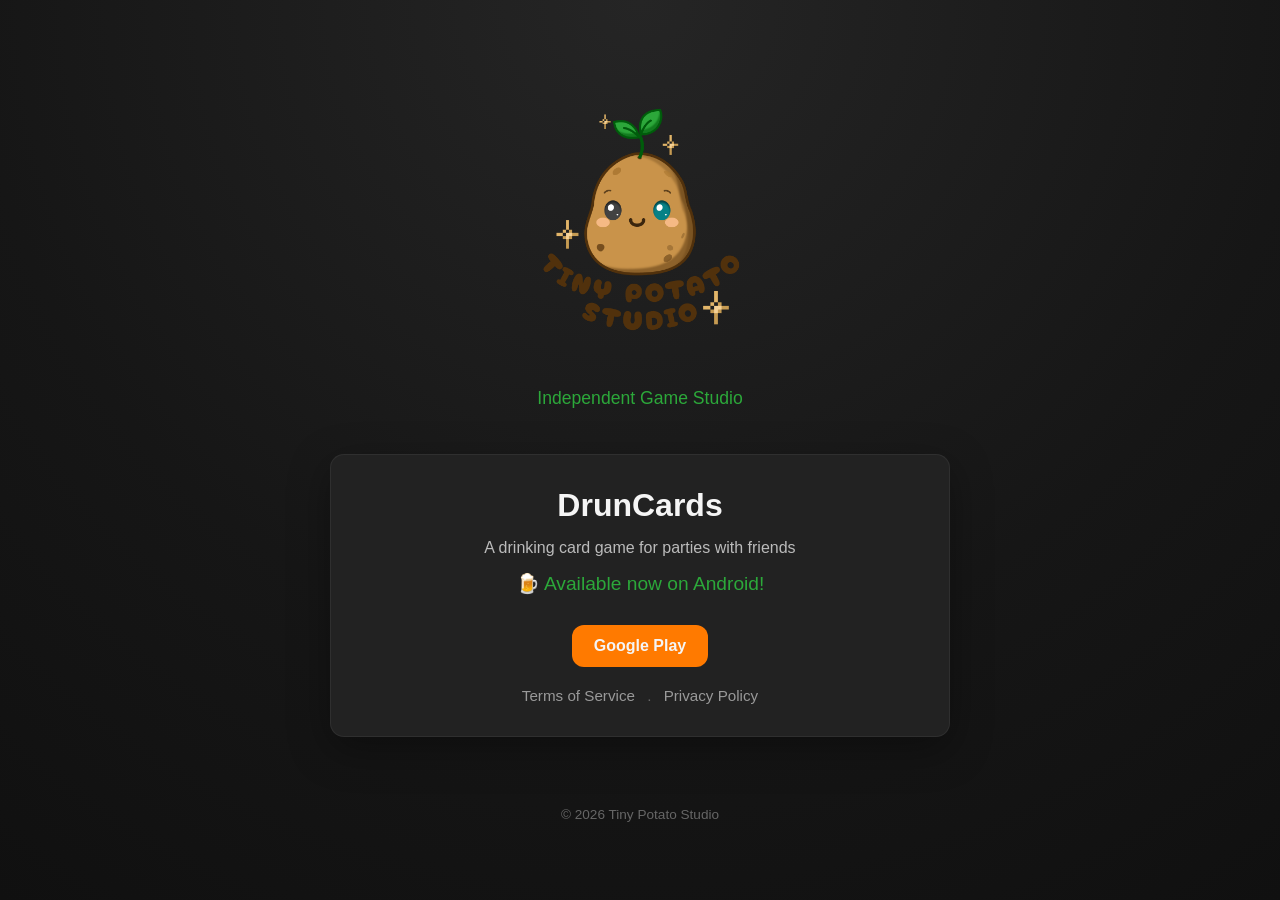
<file: index.html>
<!DOCTYPE html>
<html lang="en">
    <head>
        <meta charset="UTF-8">
        <meta name="viewport" content="width=device-width, initial-scale=1.0">
        <title>Tiny Potato Studio</title>
        <link rel="stylesheet" href="style.css">
        <link rel="icon" type="image/png" href="images/favicon.png">
    </head>

    <body>
        <div class="container">
        <header>
            <img src="images/logo.png" alt="Tiny Potato Studio logo" class="logo">
            <p class="subtitle">Independent Game Studio</p>
        </header>
        <main>
            <section class="game">
                <h2>DrunCards</h2>
                <p class="description">A drinking card game for parties with friends</p>
                <p class="available">🍺 Available now on Android!</p>
                <div class="store-link">
                    <a href="https://play.google.com/store/apps/details?id=com.tinypotatostudio.druncards">Google Play</a>
                </div>
                <div class="legal-links">
                    <a href="/druncards/terms/">Terms of Service</a>
                    <span>.</span>
                    <a href="/druncards/privacy/">Privacy Policy</a>
                </div>
            </section>
        </main>
        <footer>© 2026 Tiny Potato Studio</footer>
        </div>
    </body>
</html>
</file>
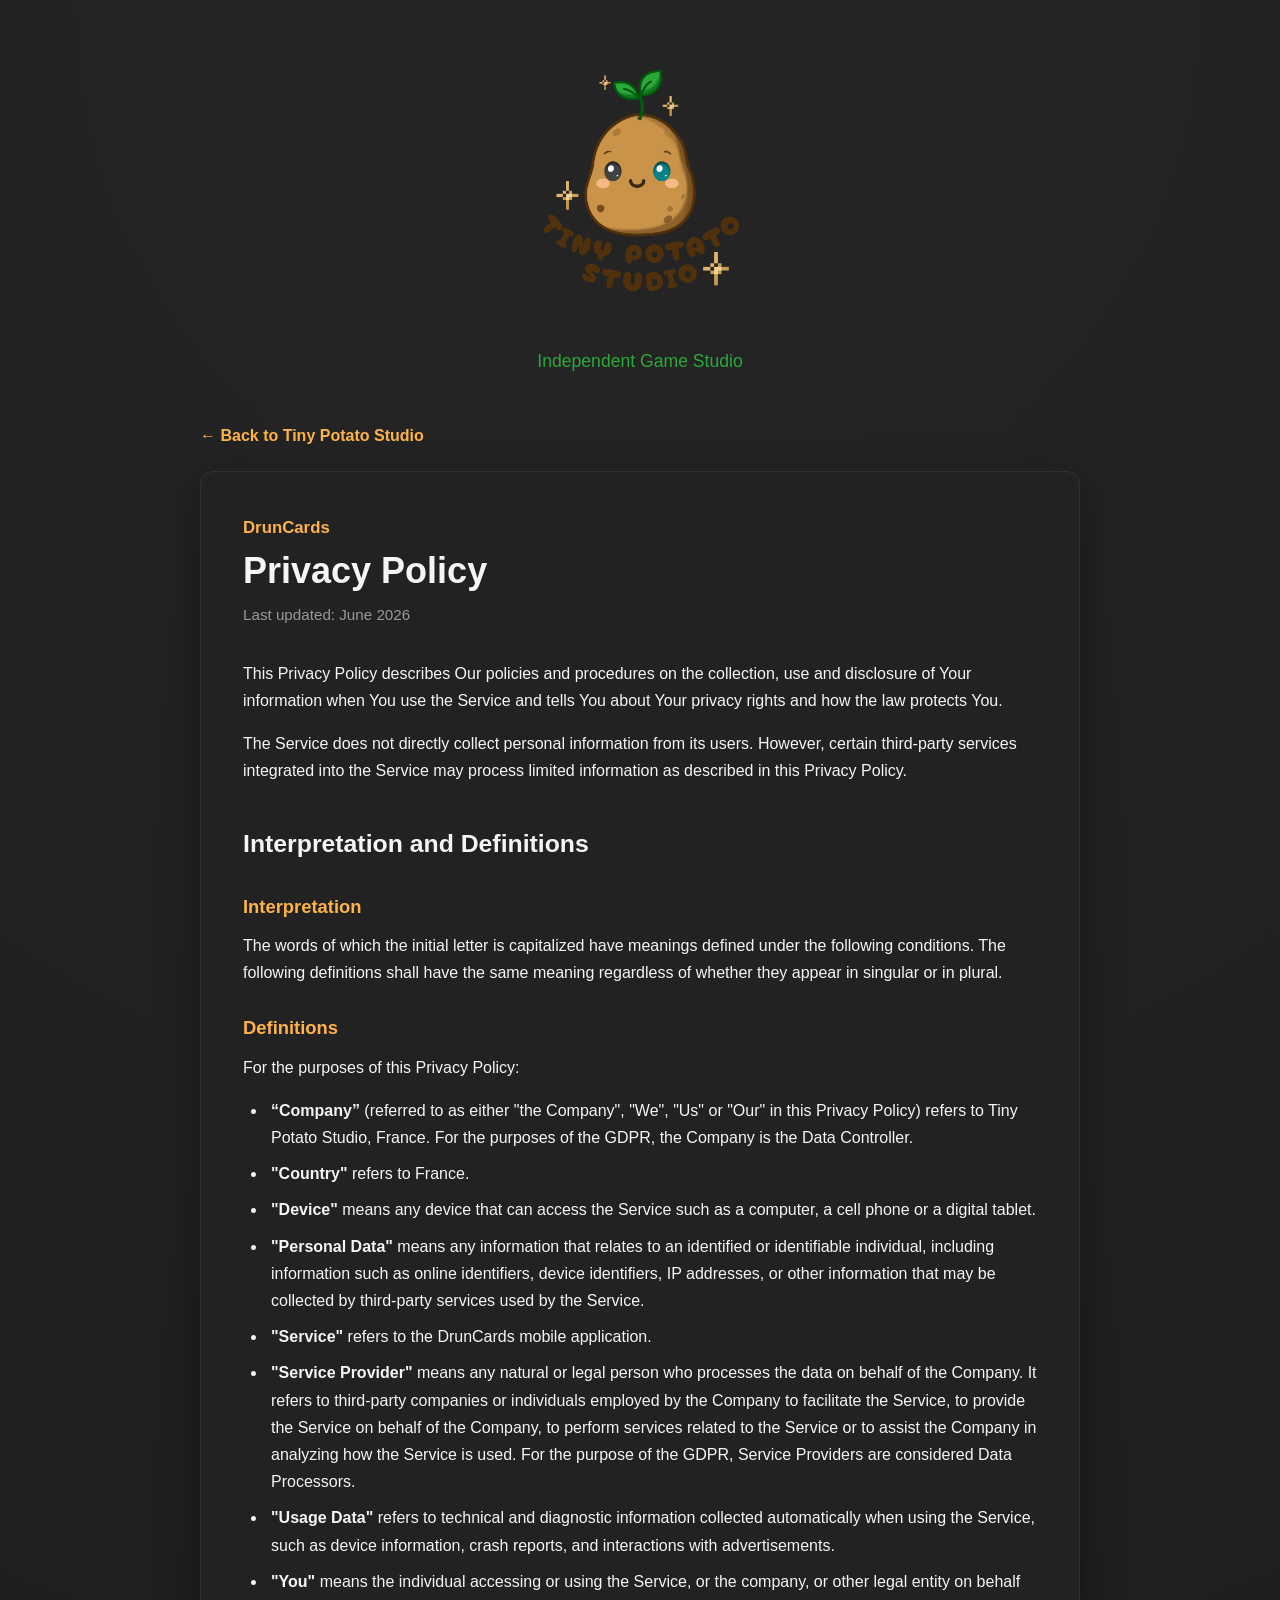
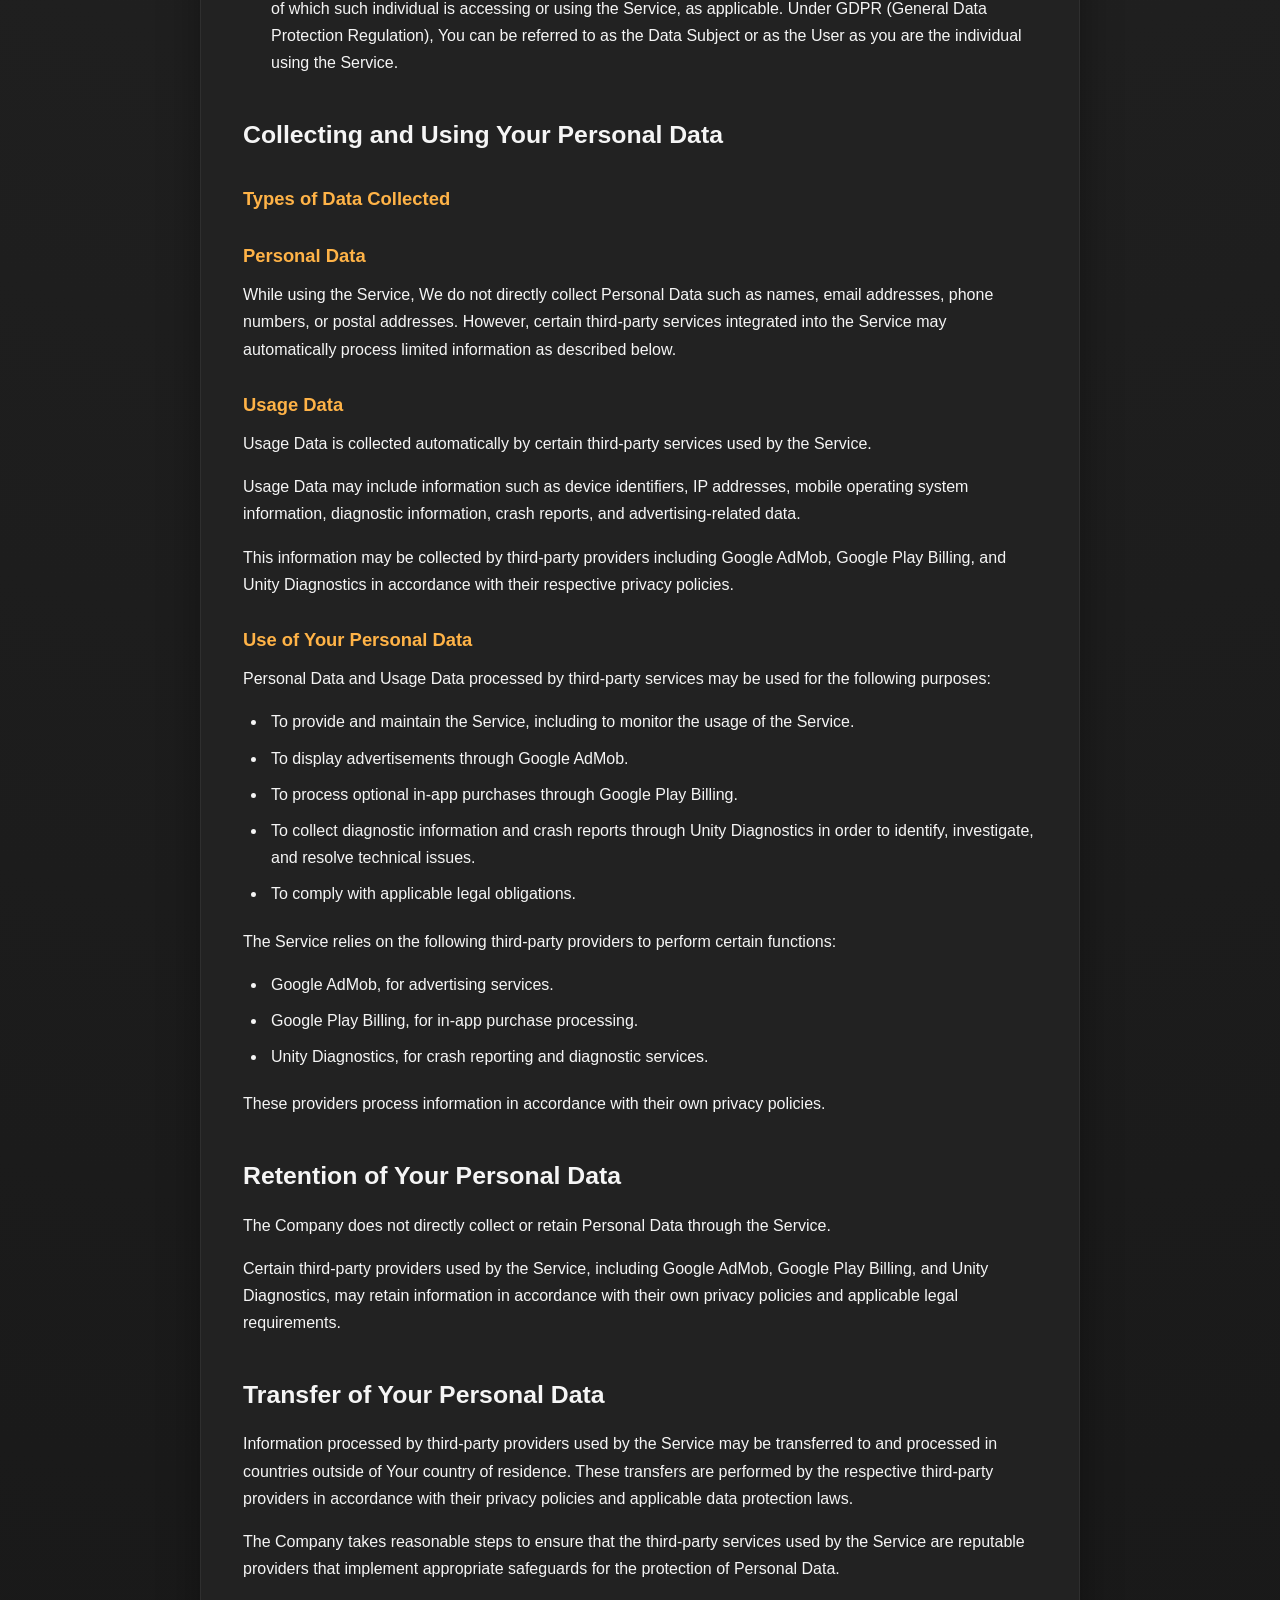
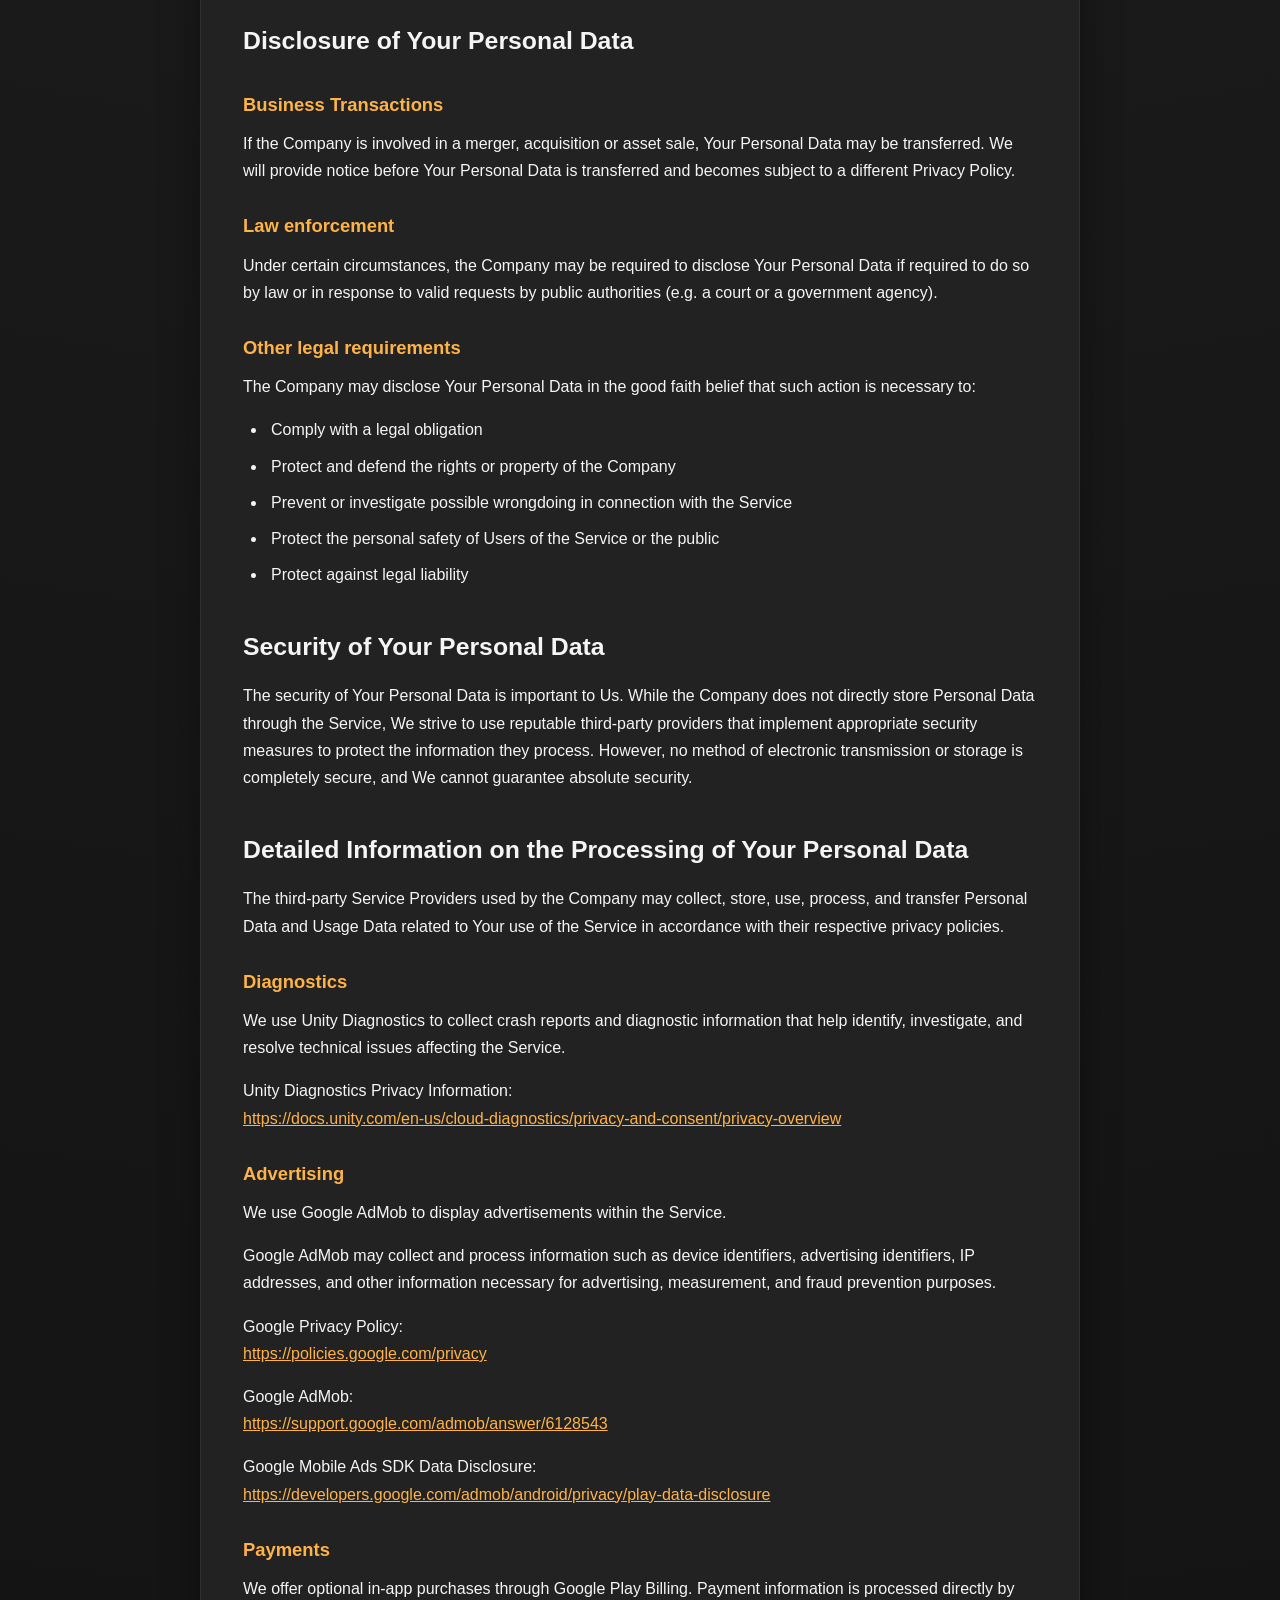
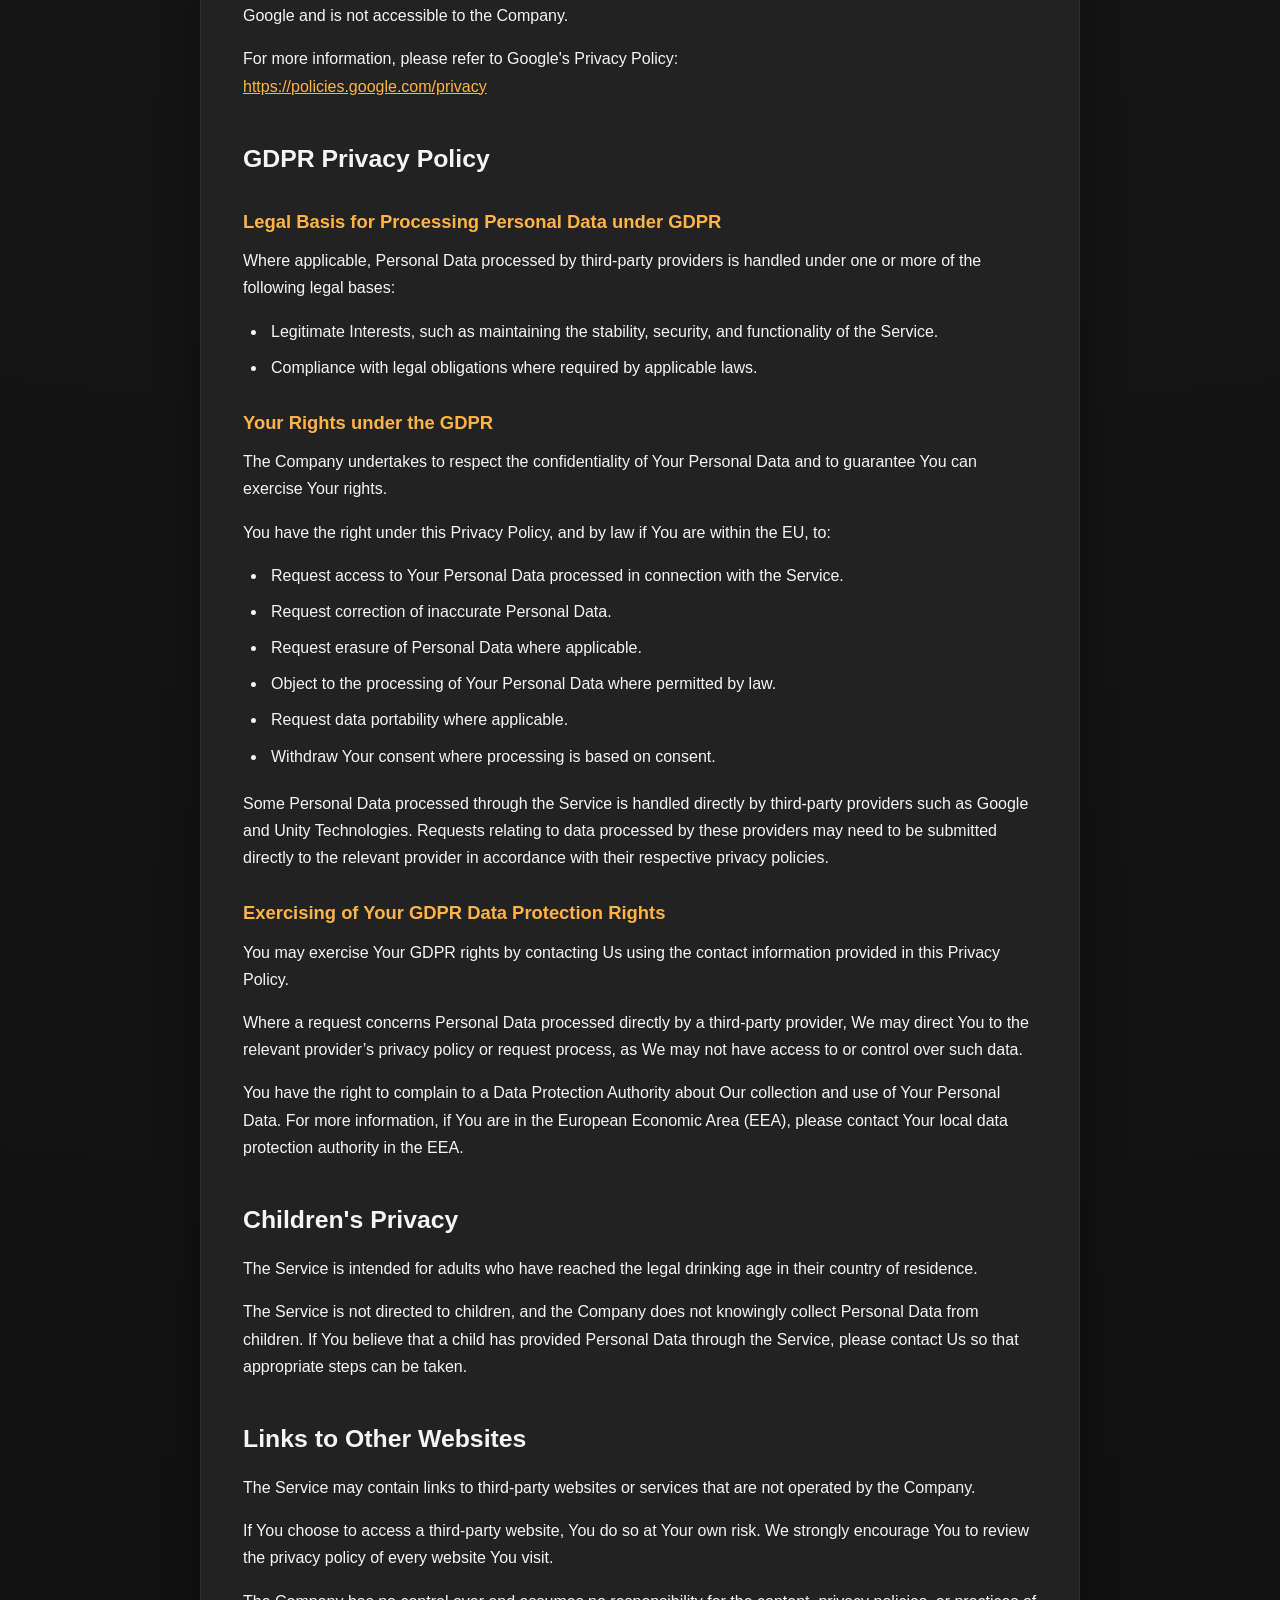
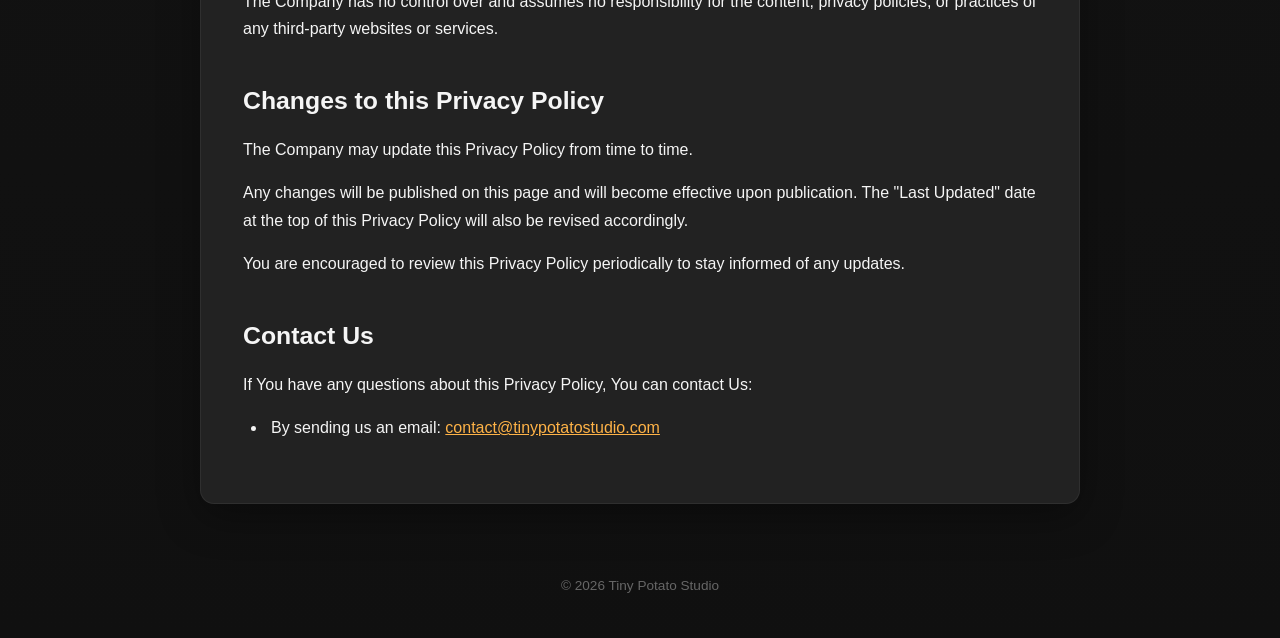
<file: druncards/privacy/index.html>
<!DOCTYPE html>
<html lang="en">
<head>
    <meta charset="UTF-8">
    <meta name="viewport" content="width=device-width, initial-scale=1.0">
    <meta name="description" content="Privacy Policy for the DrunCards mobile application by Tiny Potato Studio.">
    <title>DrunCards Privacy Policy | Tiny Potato Studio</title>
    <link rel="icon" type="image/png" href="../../images/favicon.png">

    <style>
        * {
            margin: 0;
            padding: 0;
            box-sizing: border-box;
        }

        html {
            scroll-behavior: smooth;
        }

        body {
            font-family: Arial, Helvetica, sans-serif;
            background: radial-gradient(circle at top, #252525 0%, #161616 60%, #101010 100%);
            color: #F5F5F5;
            min-height: 100vh;
            line-height: 1.7;
        }

        .container {
            width: 100%;
            max-width: 960px;
            margin: 0 auto;
            padding: 40px;
        }

        header {
            text-align: center;
            margin-bottom: 45px;
        }

        .logo {
            width: 275px;
            height: auto;
            margin-bottom: 24px;
            transition: transform .25s ease;
        }

        .logo:hover {
            transform: scale(1.03);
        }

        .subtitle {
            color: #2CA83A;
            font-size: 1.1rem;
        }

        .back-link {
            display: inline-block;
            margin-bottom: 22px;
            color: #FFB347;
            text-decoration: none;
            font-weight: bold;
        }

        .back-link:hover {
            color: #FF9933;
            text-decoration: underline;
        }

        .legal-card {
            background: #222;
            border: 1px solid rgba(255,255,255,.06);
            border-radius: 14px;
            padding: 42px;
            box-shadow: 0 12px 40px rgba(0,0,0,.35);
        }

        h1 {
            font-size: 2.25rem;
            line-height: 1.2;
            margin-bottom: 10px;
        }

        .app-name {
            color: #FFB347;
            font-size: 1.05rem;
            font-weight: bold;
            margin-bottom: 6px;
        }

        .last-updated {
            color: #999;
            font-size: .95rem;
            margin-bottom: 32px;
        }

        h2 {
            font-size: 1.55rem;
            margin-top: 38px;
            margin-bottom: 14px;
            color: #F5F5F5;
        }

        h3 {
            font-size: 1.15rem;
            margin-top: 26px;
            margin-bottom: 10px;
            color: #FFB347;
        }

        p {
            margin-bottom: 16px;
        }

        ul {
            margin: 0 0 20px 24px;
        }

        li {
            margin-bottom: 9px;
            padding-left: 4px;
        }

        .legal-card a {
            color: #FFB347;
            text-decoration: underline;
            overflow-wrap: anywhere;
        }

        .legal-card a:hover {
            color: #FF9933;
        }

        footer {
            margin-top: 70px;
            color: #666;
            font-size: .85rem;
            text-align: center;
        }

        @media (max-width: 600px) {
            .container {
                padding: 24px;
            }

            .logo {
                width: 200px;
            }

            header {
                margin-bottom: 32px;
            }

            .legal-card {
                padding: 28px 20px;
            }

            h1 {
                font-size: 1.85rem;
            }

            h2 {
                font-size: 1.35rem;
            }
        }
    </style>
</head>

<body>
    <div class="container">
        <header>
            <a href="/" aria-label="Tiny Potato Studio home page">
                <img src="../../images/logo.png" alt="Tiny Potato Studio logo" class="logo">
            </a>
            <p class="subtitle">Independent Game Studio</p>
        </header>

        <main>
            <a class="back-link" href="/">&larr; Back to Tiny Potato Studio</a>

            <article class="legal-card">
                <p class="app-name">DrunCards</p>
                <h1>Privacy Policy</h1>
                <p class="last-updated">Last updated: June 2026</p>

                <p>This Privacy Policy describes Our policies and procedures on the collection, use and disclosure of Your information when You use the Service and tells You about Your privacy rights and how the law protects You.</p>

                <p>The Service does not directly collect personal information from its users. However, certain third-party services integrated into the Service may process limited information as described in this Privacy Policy.</p>

                <h2>Interpretation and Definitions</h2>

                <h3>Interpretation</h3>
                <p>The words of which the initial letter is capitalized have meanings defined under the following conditions. The following definitions shall have the same meaning regardless of whether they appear in singular or in plural.</p>

                <h3>Definitions</h3>
                <p>For the purposes of this Privacy Policy:</p>
                <ul>
                    <li><strong>“Company”</strong> (referred to as either "the Company", "We", "Us" or "Our" in this Privacy Policy) refers to Tiny Potato Studio, France. For the purposes of the GDPR, the Company is the Data Controller.</li>
                    <li><strong>"Country"</strong> refers to France.</li>
                    <li><strong>"Device"</strong> means any device that can access the Service such as a computer, a cell phone or a digital tablet.</li>
                    <li><strong>"Personal Data"</strong> means any information that relates to an identified or identifiable individual, including information such as online identifiers, device identifiers, IP addresses, or other information that may be collected by third-party services used by the Service.</li>
                    <li><strong>"Service"</strong> refers to the DrunCards mobile application.</li>
                    <li><strong>"Service Provider"</strong> means any natural or legal person who processes the data on behalf of the Company. It refers to third-party companies or individuals employed by the Company to facilitate the Service, to provide the Service on behalf of the Company, to perform services related to the Service or to assist the Company in analyzing how the Service is used. For the purpose of the GDPR, Service Providers are considered Data Processors.</li>
                    <li><strong>"Usage Data"</strong> refers to technical and diagnostic information collected automatically when using the Service, such as device information, crash reports, and interactions with advertisements.</li>
                    <li><strong>"You"</strong> means the individual accessing or using the Service, or the company, or other legal entity on behalf of which such individual is accessing or using the Service, as applicable. Under GDPR (General Data Protection Regulation), You can be referred to as the Data Subject or as the User as you are the individual using the Service.</li>
                </ul>

                <h2>Collecting and Using Your Personal Data</h2>

                <h3>Types of Data Collected</h3>

                <h3>Personal Data</h3>
                <p>While using the Service, We do not directly collect Personal Data such as names, email addresses, phone numbers, or postal addresses. However, certain third-party services integrated into the Service may automatically process limited information as described below.</p>

                <h3>Usage Data</h3>
                <p>Usage Data is collected automatically by certain third-party services used by the Service.</p>
                <p>Usage Data may include information such as device identifiers, IP addresses, mobile operating system information, diagnostic information, crash reports, and advertising-related data.</p>
                <p>This information may be collected by third-party providers including Google AdMob, Google Play Billing, and Unity Diagnostics in accordance with their respective privacy policies.</p>

                <h3>Use of Your Personal Data</h3>
                <p>Personal Data and Usage Data processed by third-party services may be used for the following purposes:</p>
                <ul>
                    <li>To provide and maintain the Service, including to monitor the usage of the Service.</li>
                    <li>To display advertisements through Google AdMob.</li>
                    <li>To process optional in-app purchases through Google Play Billing.</li>
                    <li>To collect diagnostic information and crash reports through Unity Diagnostics in order to identify, investigate, and resolve technical issues.</li>
                    <li>To comply with applicable legal obligations.</li>
                </ul>

                <p>The Service relies on the following third-party providers to perform certain functions:</p>
                <ul>
                    <li>Google AdMob, for advertising services.</li>
                    <li>Google Play Billing, for in-app purchase processing.</li>
                    <li>Unity Diagnostics, for crash reporting and diagnostic services.</li>
                </ul>
                <p>These providers process information in accordance with their own privacy policies.</p>

                <h2>Retention of Your Personal Data</h2>
                <p>The Company does not directly collect or retain Personal Data through the Service.</p>
                <p>Certain third-party providers used by the Service, including Google AdMob, Google Play Billing, and Unity Diagnostics, may retain information in accordance with their own privacy policies and applicable legal requirements.</p>

                <h2>Transfer of Your Personal Data</h2>
                <p>Information processed by third-party providers used by the Service may be transferred to and processed in countries outside of Your country of residence. These transfers are performed by the respective third-party providers in accordance with their privacy policies and applicable data protection laws.</p>
                <p>The Company takes reasonable steps to ensure that the third-party services used by the Service are reputable providers that implement appropriate safeguards for the protection of Personal Data.</p>

                <h2>Disclosure of Your Personal Data</h2>

                <h3>Business Transactions</h3>
                <p>If the Company is involved in a merger, acquisition or asset sale, Your Personal Data may be transferred. We will provide notice before Your Personal Data is transferred and becomes subject to a different Privacy Policy.</p>

                <h3>Law enforcement</h3>
                <p>Under certain circumstances, the Company may be required to disclose Your Personal Data if required to do so by law or in response to valid requests by public authorities (e.g. a court or a government agency).</p>

                <h3>Other legal requirements</h3>
                <p>The Company may disclose Your Personal Data in the good faith belief that such action is necessary to:</p>
                <ul>
                    <li>Comply with a legal obligation</li>
                    <li>Protect and defend the rights or property of the Company</li>
                    <li>Prevent or investigate possible wrongdoing in connection with the Service</li>
                    <li>Protect the personal safety of Users of the Service or the public</li>
                    <li>Protect against legal liability</li>
                </ul>

                <h2>Security of Your Personal Data</h2>
                <p>The security of Your Personal Data is important to Us. While the Company does not directly store Personal Data through the Service, We strive to use reputable third-party providers that implement appropriate security measures to protect the information they process. However, no method of electronic transmission or storage is completely secure, and We cannot guarantee absolute security.</p>

                <h2>Detailed Information on the Processing of Your Personal Data</h2>
                <p>The third-party Service Providers used by the Company may collect, store, use, process, and transfer Personal Data and Usage Data related to Your use of the Service in accordance with their respective privacy policies.</p>

                <h3>Diagnostics</h3>
                <p>We use Unity Diagnostics to collect crash reports and diagnostic information that help identify, investigate, and resolve technical issues affecting the Service.</p>
                <p>Unity Diagnostics Privacy Information:<br>
                    <a href="https://docs.unity.com/en-us/cloud-diagnostics/privacy-and-consent/privacy-overview" target="_blank" rel="noopener noreferrer">https://docs.unity.com/en-us/cloud-diagnostics/privacy-and-consent/privacy-overview</a>
                </p>

                <h3>Advertising</h3>
                <p>We use Google AdMob to display advertisements within the Service.</p>
                <p>Google AdMob may collect and process information such as device identifiers, advertising identifiers, IP addresses, and other information necessary for advertising, measurement, and fraud prevention purposes.</p>
                <p>Google Privacy Policy:<br>
                    <a href="https://policies.google.com/privacy" target="_blank" rel="noopener noreferrer">https://policies.google.com/privacy</a>
                </p>
                <p>Google AdMob:<br>
                    <a href="https://support.google.com/admob/answer/6128543" target="_blank" rel="noopener noreferrer">https://support.google.com/admob/answer/6128543</a>
                </p>
                <p>Google Mobile Ads SDK Data Disclosure:<br>
                    <a href="https://developers.google.com/admob/android/privacy/play-data-disclosure" target="_blank" rel="noopener noreferrer">https://developers.google.com/admob/android/privacy/play-data-disclosure</a>
                </p>

                <h3>Payments</h3>
                <p>We offer optional in-app purchases through Google Play Billing. Payment information is processed directly by Google and is not accessible to the Company.</p>
                <p>For more information, please refer to Google's Privacy Policy:<br>
                    <a href="https://policies.google.com/privacy" target="_blank" rel="noopener noreferrer">https://policies.google.com/privacy</a>
                </p>

                <h2>GDPR Privacy Policy</h2>

                <h3>Legal Basis for Processing Personal Data under GDPR</h3>
                <p>Where applicable, Personal Data processed by third-party providers is handled under one or more of the following legal bases:</p>
                <ul>
                    <li>Legitimate Interests, such as maintaining the stability, security, and functionality of the Service.</li>
                    <li>Compliance with legal obligations where required by applicable laws.</li>
                </ul>

                <h3>Your Rights under the GDPR</h3>
                <p>The Company undertakes to respect the confidentiality of Your Personal Data and to guarantee You can exercise Your rights.</p>
                <p>You have the right under this Privacy Policy, and by law if You are within the EU, to:</p>
                <ul>
                    <li>Request access to Your Personal Data processed in connection with the Service.</li>
                    <li>Request correction of inaccurate Personal Data.</li>
                    <li>Request erasure of Personal Data where applicable.</li>
                    <li>Object to the processing of Your Personal Data where permitted by law.</li>
                    <li>Request data portability where applicable.</li>
                    <li>Withdraw Your consent where processing is based on consent.</li>
                </ul>
                <p>Some Personal Data processed through the Service is handled directly by third-party providers such as Google and Unity Technologies. Requests relating to data processed by these providers may need to be submitted directly to the relevant provider in accordance with their respective privacy policies.</p>

                <h3>Exercising of Your GDPR Data Protection Rights</h3>
                <p>You may exercise Your GDPR rights by contacting Us using the contact information provided in this Privacy Policy.</p>
                <p>Where a request concerns Personal Data processed directly by a third-party provider, We may direct You to the relevant provider’s privacy policy or request process, as We may not have access to or control over such data.</p>
                <p>You have the right to complain to a Data Protection Authority about Our collection and use of Your Personal Data. For more information, if You are in the European Economic Area (EEA), please contact Your local data protection authority in the EEA.</p>

                <h2>Children's Privacy</h2>
                <p>The Service is intended for adults who have reached the legal drinking age in their country of residence.</p>
                <p>The Service is not directed to children, and the Company does not knowingly collect Personal Data from children. If You believe that a child has provided Personal Data through the Service, please contact Us so that appropriate steps can be taken.</p>

                <h2>Links to Other Websites</h2>
                <p>The Service may contain links to third-party websites or services that are not operated by the Company.</p>
                <p>If You choose to access a third-party website, You do so at Your own risk. We strongly encourage You to review the privacy policy of every website You visit.</p>
                <p>The Company has no control over and assumes no responsibility for the content, privacy policies, or practices of any third-party websites or services.</p>

                <h2>Changes to this Privacy Policy</h2>
                <p>The Company may update this Privacy Policy from time to time.</p>
                <p>Any changes will be published on this page and will become effective upon publication. The "Last Updated" date at the top of this Privacy Policy will also be revised accordingly.</p>
                <p>You are encouraged to review this Privacy Policy periodically to stay informed of any updates.</p>

                <h2>Contact Us</h2>
                <p>If You have any questions about this Privacy Policy, You can contact Us:</p>
                <ul>
                    <li>By sending us an email: <a href="mailto:contact@tinypotatostudio.com">contact@tinypotatostudio.com</a></li>
                </ul>
            </article>
        </main>

        <footer>© 2026 Tiny Potato Studio</footer>
    </div>
</body>
</html>
</file>
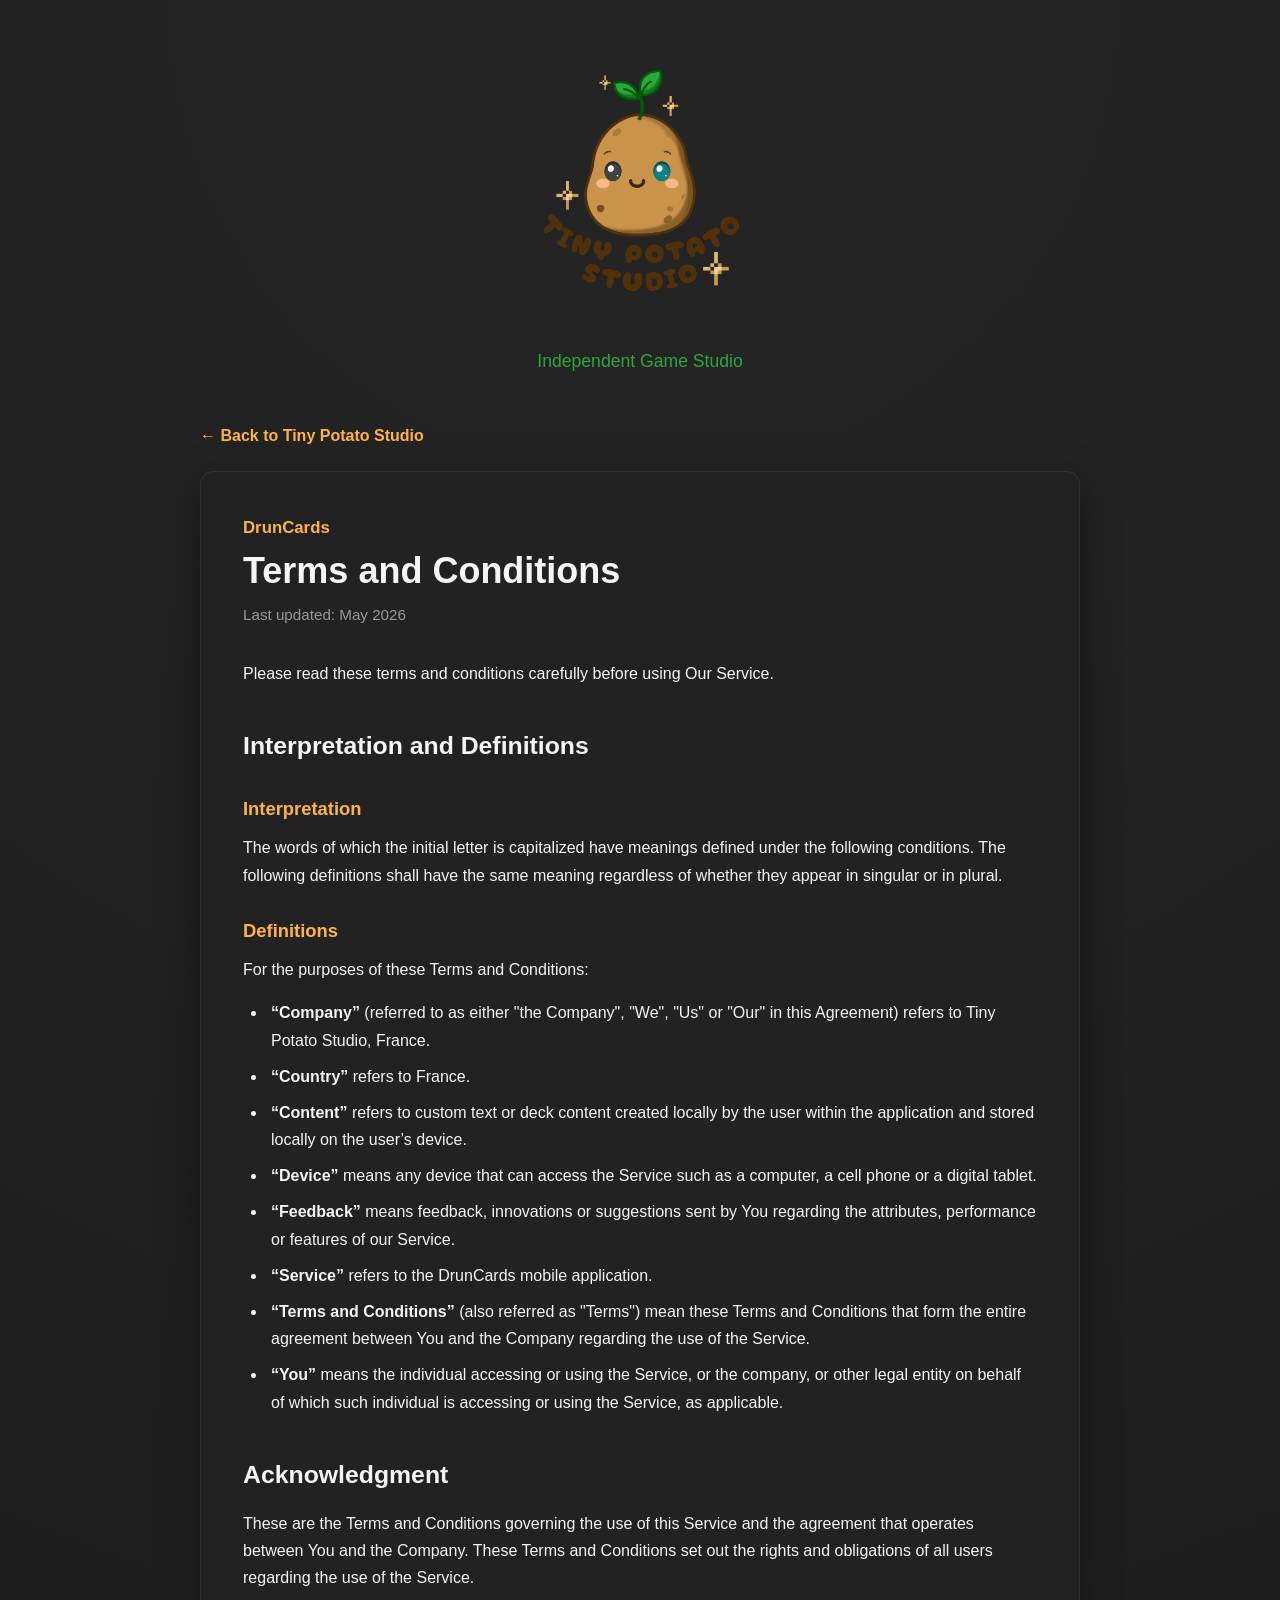
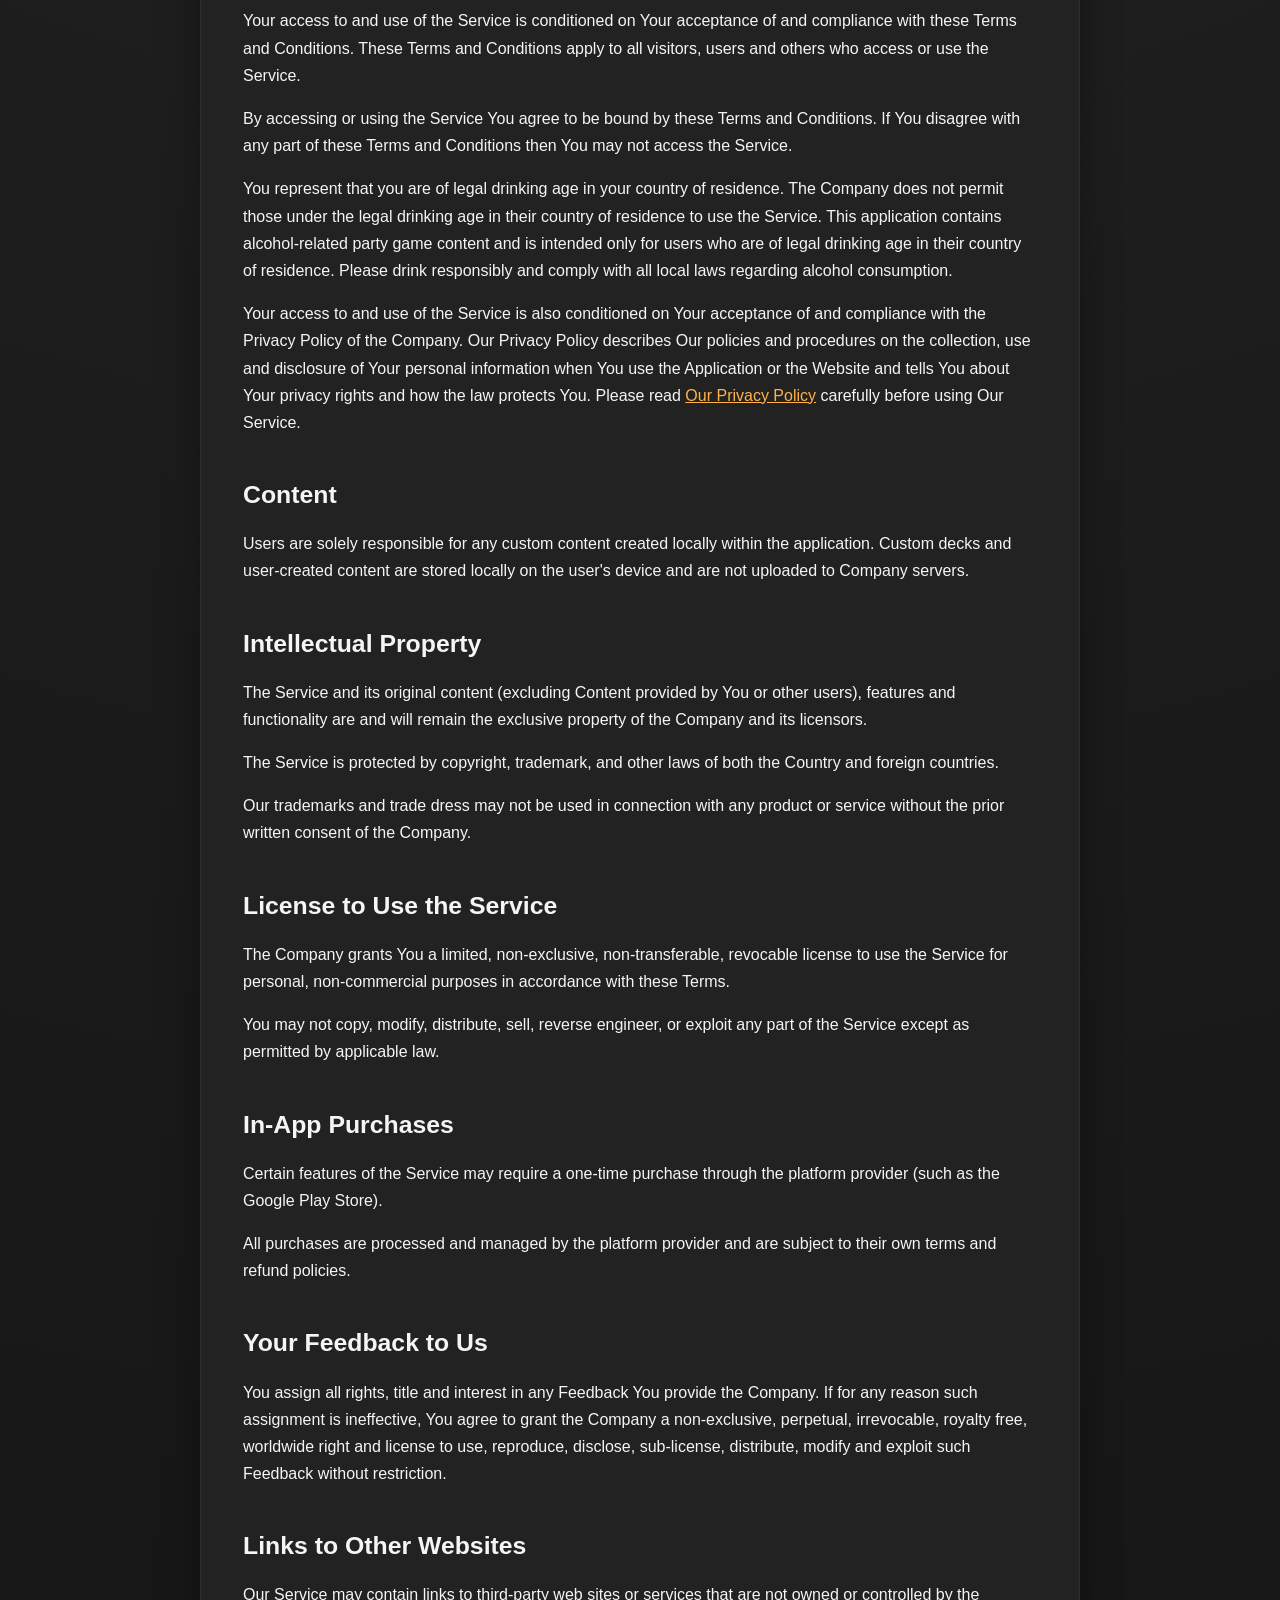
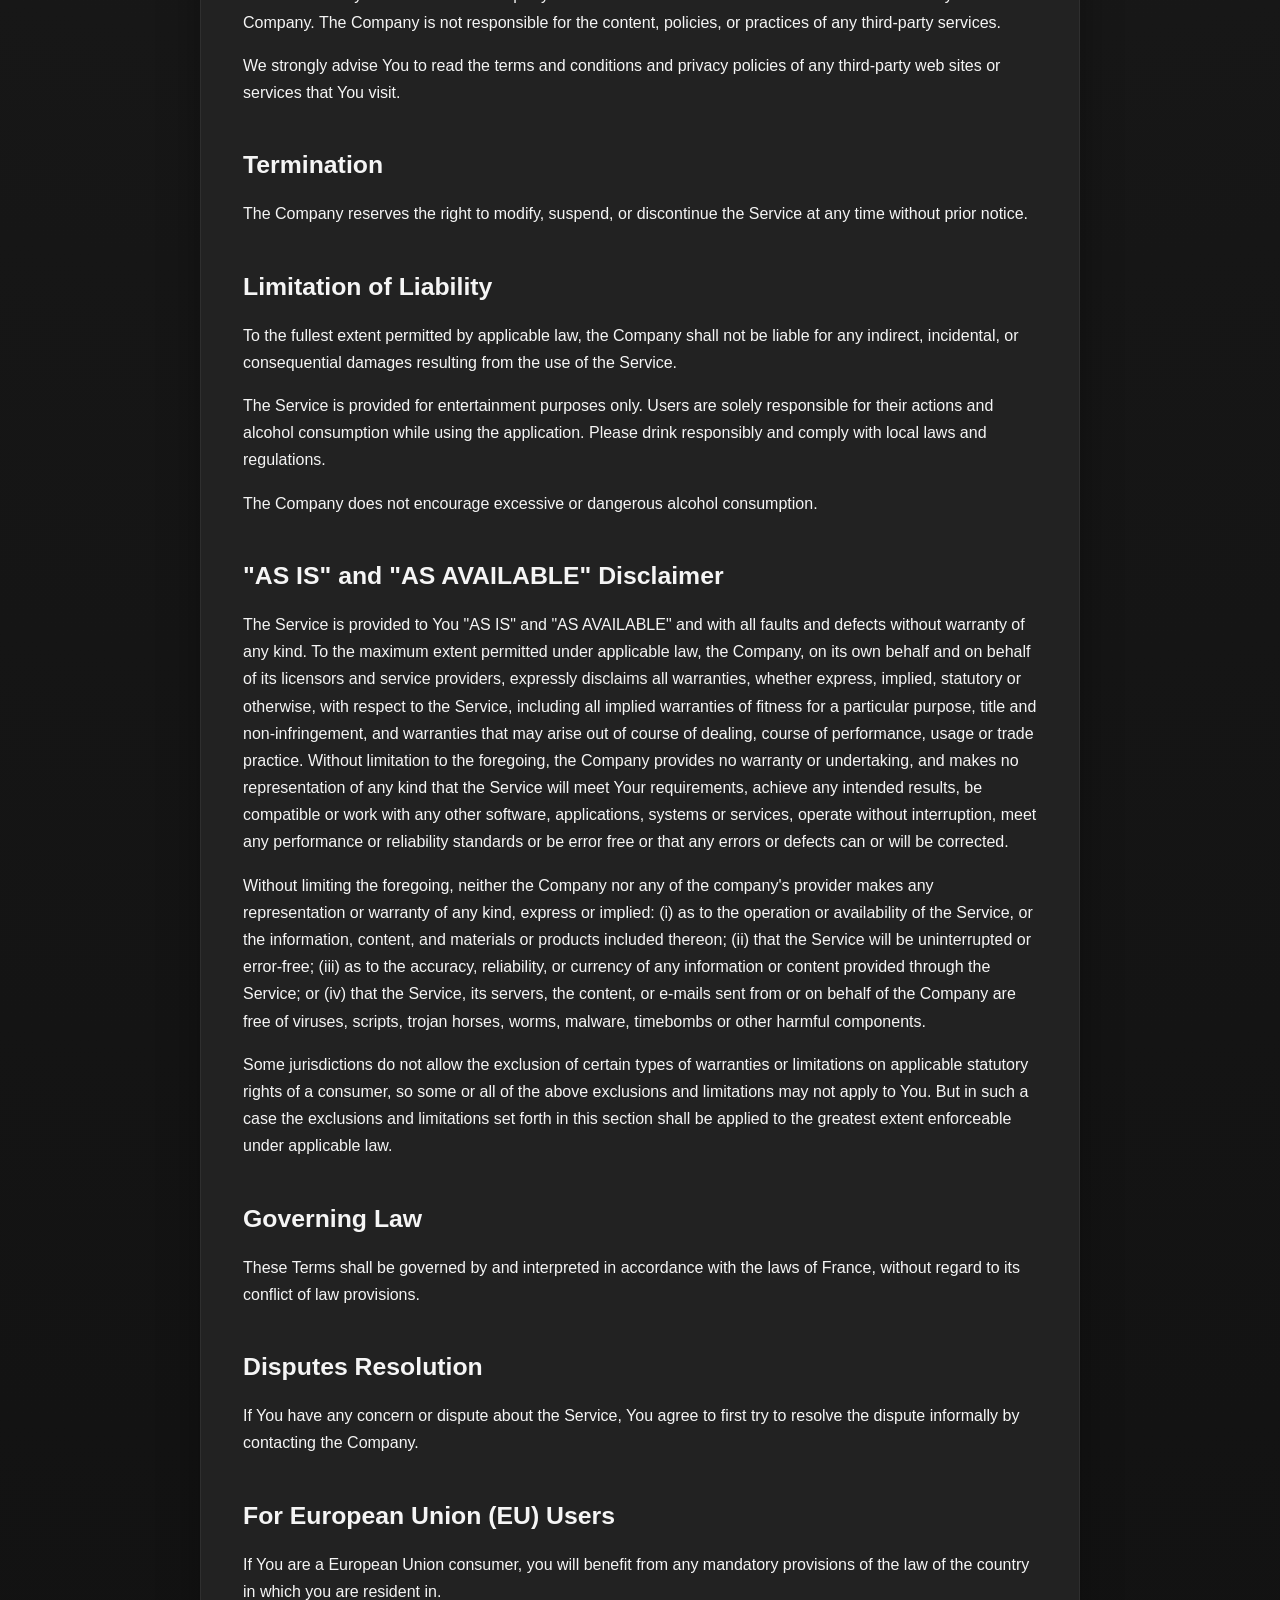
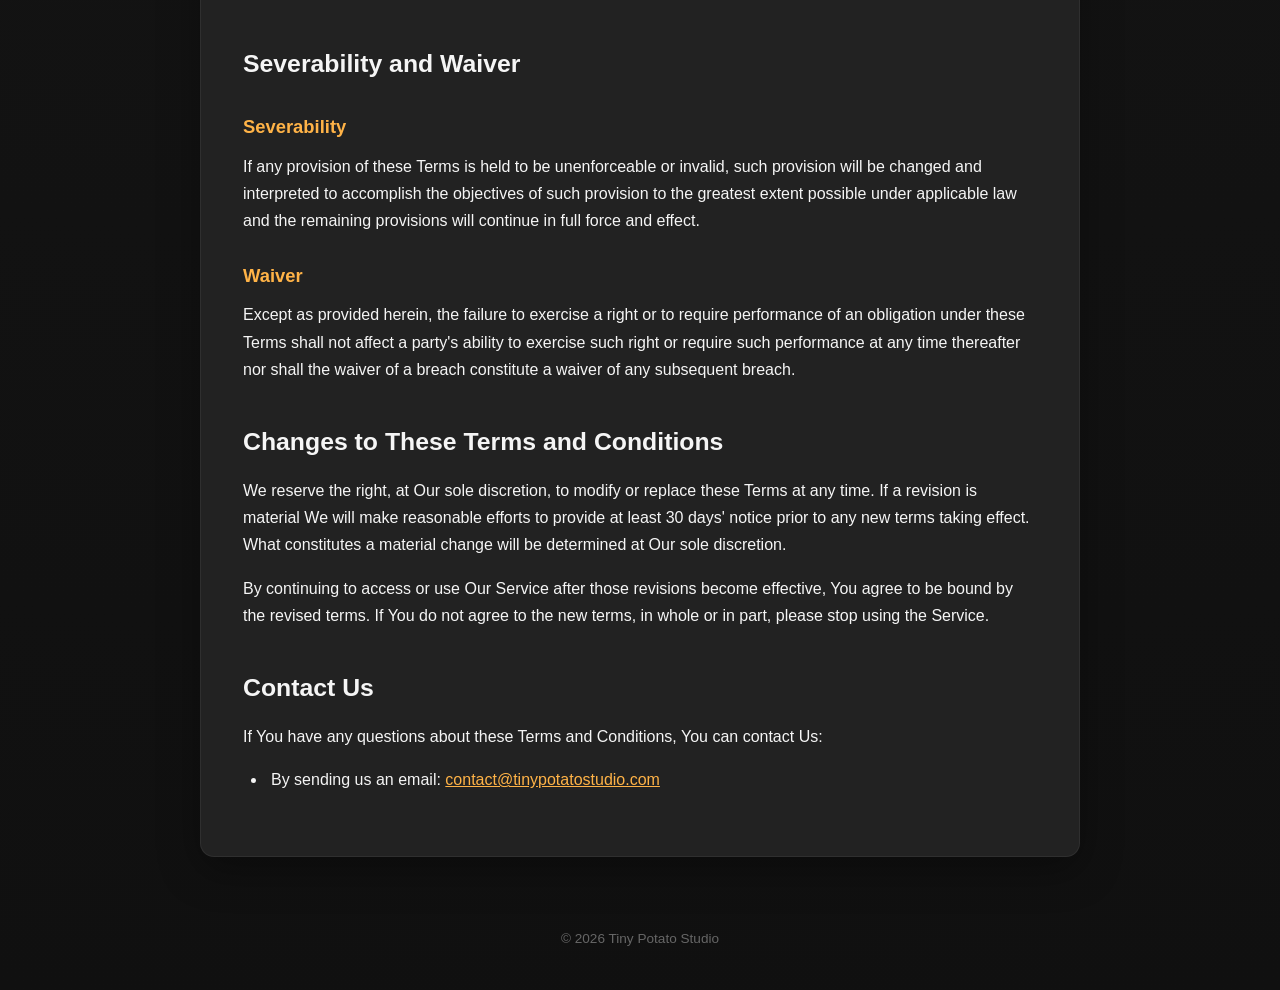
<file: druncards/terms/index.html>
<!DOCTYPE html>
<html lang="en">
<head>
    <meta charset="UTF-8">
    <meta name="viewport" content="width=device-width, initial-scale=1.0">
    <meta name="description" content="Terms and Conditions for the DrunCards mobile application by Tiny Potato Studio.">
    <title>DrunCards Terms and Conditions | Tiny Potato Studio</title>
    <link rel="icon" type="image/png" href="../../images/favicon.png">

    <style>
        * { margin: 0; padding: 0; box-sizing: border-box; }
        html { scroll-behavior: smooth; }
        body {
            font-family: Arial, Helvetica, sans-serif;
            background: radial-gradient(circle at top, #252525 0%, #161616 60%, #101010 100%);
            color: #F5F5F5;
            min-height: 100vh;
            line-height: 1.7;
        }
        .container { width: 100%; max-width: 960px; margin: 0 auto; padding: 40px; }
        header { text-align: center; margin-bottom: 45px; }
        .logo { width: 275px; height: auto; margin-bottom: 24px; transition: transform .25s ease; }
        .logo:hover { transform: scale(1.03); }
        .subtitle { color: #2CA83A; font-size: 1.1rem; }
        .back-link {
            display: inline-block;
            margin-bottom: 22px;
            color: #FFB347;
            text-decoration: none;
            font-weight: bold;
        }
        .back-link:hover { color: #FF9933; text-decoration: underline; }
        .legal-card {
            background: #222;
            border: 1px solid rgba(255,255,255,.06);
            border-radius: 14px;
            padding: 42px;
            box-shadow: 0 12px 40px rgba(0,0,0,.35);
        }
        h1 { font-size: 2.25rem; line-height: 1.2; margin-bottom: 10px; }
        .app-name { color: #FFB347; font-size: 1.05rem; font-weight: bold; margin-bottom: 6px; }
        .last-updated { color: #999; font-size: .95rem; margin-bottom: 32px; }
        h2 { font-size: 1.55rem; margin-top: 38px; margin-bottom: 14px; color: #F5F5F5; }
        h3 { font-size: 1.15rem; margin-top: 26px; margin-bottom: 10px; color: #FFB347; }
        p { margin-bottom: 16px; }
        ul { margin: 0 0 20px 24px; }
        li { margin-bottom: 9px; padding-left: 4px; }
        .legal-card a { color: #FFB347; text-decoration: underline; overflow-wrap: anywhere; }
        .legal-card a:hover { color: #FF9933; }
        footer { margin-top: 70px; color: #666; font-size: .85rem; text-align: center; }
        @media (max-width: 600px) {
            .container { padding: 24px; }
            .logo { width: 200px; }
            header { margin-bottom: 32px; }
            .legal-card { padding: 28px 20px; }
            h1 { font-size: 1.85rem; }
            h2 { font-size: 1.35rem; }
        }
    </style>
</head>

<body>
    <div class="container">
        <header>
            <a href="/" aria-label="Tiny Potato Studio home page">
                <img src="../../images/logo.png" alt="Tiny Potato Studio logo" class="logo">
            </a>
            <p class="subtitle">Independent Game Studio</p>
        </header>

        <main>
            <a class="back-link" href="/">&larr; Back to Tiny Potato Studio</a>

            <article class="legal-card">
                <p class="app-name">DrunCards</p>
                <h1>Terms and Conditions</h1>
                <p class="last-updated">Last updated: May 2026</p>

                <p>Please read these terms and conditions carefully before using Our Service.</p>

                <h2>Interpretation and Definitions</h2>

                <h3>Interpretation</h3>
                <p>The words of which the initial letter is capitalized have meanings defined under the following conditions. The following definitions shall have the same meaning regardless of whether they appear in singular or in plural.</p>

                <h3>Definitions</h3>
                <p>For the purposes of these Terms and Conditions:</p>
                <ul>
                    <li><strong>“Company”</strong> (referred to as either "the Company", "We", "Us" or "Our" in this Agreement) refers to Tiny Potato Studio, France.</li>
                    <li><strong>“Country”</strong> refers to France.</li>
                    <li><strong>“Content”</strong> refers to custom text or deck content created locally by the user within the application and stored locally on the user’s device.</li>
                    <li><strong>“Device”</strong> means any device that can access the Service such as a computer, a cell phone or a digital tablet.</li>
                    <li><strong>“Feedback”</strong> means feedback, innovations or suggestions sent by You regarding the attributes, performance or features of our Service.</li>
                    <li><strong>“Service”</strong> refers to the DrunCards mobile application.</li>
                    <li><strong>“Terms and Conditions”</strong> (also referred as "Terms") mean these Terms and Conditions that form the entire agreement between You and the Company regarding the use of the Service.</li>
                    <li><strong>“You”</strong> means the individual accessing or using the Service, or the company, or other legal entity on behalf of which such individual is accessing or using the Service, as applicable.</li>
                </ul>

                <h2>Acknowledgment</h2>
                <p>These are the Terms and Conditions governing the use of this Service and the agreement that operates between You and the Company. These Terms and Conditions set out the rights and obligations of all users regarding the use of the Service.</p>
                <p>Your access to and use of the Service is conditioned on Your acceptance of and compliance with these Terms and Conditions. These Terms and Conditions apply to all visitors, users and others who access or use the Service.</p>
                <p>By accessing or using the Service You agree to be bound by these Terms and Conditions. If You disagree with any part of these Terms and Conditions then You may not access the Service.</p>
                <p>You represent that you are of legal drinking age in your country of residence. The Company does not permit those under the legal drinking age in their country of residence to use the Service. This application contains alcohol-related party game content and is intended only for users who are of legal drinking age in their country of residence. Please drink responsibly and comply with all local laws regarding alcohol consumption.</p>
                <p>Your access to and use of the Service is also conditioned on Your acceptance of and compliance with the Privacy Policy of the Company. Our Privacy Policy describes Our policies and procedures on the collection, use and disclosure of Your personal information when You use the Application or the Website and tells You about Your privacy rights and how the law protects You. Please read <a href="/druncards/privacy/">Our Privacy Policy</a> carefully before using Our Service.</p>

                <h2>Content</h2>
                <p>Users are solely responsible for any custom content created locally within the application. Custom decks and user-created content are stored locally on the user's device and are not uploaded to Company servers.</p>

                <h2>Intellectual Property</h2>
                <p>The Service and its original content (excluding Content provided by You or other users), features and functionality are and will remain the exclusive property of the Company and its licensors.</p>
                <p>The Service is protected by copyright, trademark, and other laws of both the Country and foreign countries.</p>
                <p>Our trademarks and trade dress may not be used in connection with any product or service without the prior written consent of the Company.</p>

                <h2>License to Use the Service</h2>
                <p>The Company grants You a limited, non-exclusive, non-transferable, revocable license to use the Service for personal, non-commercial purposes in accordance with these Terms.</p>
                <p>You may not copy, modify, distribute, sell, reverse engineer, or exploit any part of the Service except as permitted by applicable law.</p>

                <h2>In-App Purchases</h2>
                <p>Certain features of the Service may require a one-time purchase through the platform provider (such as the Google Play Store).</p>
                <p>All purchases are processed and managed by the platform provider and are subject to their own terms and refund policies.</p>

                <h2>Your Feedback to Us</h2>
                <p>You assign all rights, title and interest in any Feedback You provide the Company. If for any reason such assignment is ineffective, You agree to grant the Company a non-exclusive, perpetual, irrevocable, royalty free, worldwide right and license to use, reproduce, disclose, sub-license, distribute, modify and exploit such Feedback without restriction.</p>

                <h2>Links to Other Websites</h2>
                <p>Our Service may contain links to third-party web sites or services that are not owned or controlled by the Company. The Company is not responsible for the content, policies, or practices of any third-party services.</p>
                <p>We strongly advise You to read the terms and conditions and privacy policies of any third-party web sites or services that You visit.</p>

                <h2>Termination</h2>
                <p>The Company reserves the right to modify, suspend, or discontinue the Service at any time without prior notice.</p>

                <h2>Limitation of Liability</h2>
                <p>To the fullest extent permitted by applicable law, the Company shall not be liable for any indirect, incidental, or consequential damages resulting from the use of the Service.</p>
                <p>The Service is provided for entertainment purposes only. Users are solely responsible for their actions and alcohol consumption while using the application. Please drink responsibly and comply with local laws and regulations.</p>
                <p>The Company does not encourage excessive or dangerous alcohol consumption.</p>

                <h2>"AS IS" and "AS AVAILABLE" Disclaimer</h2>
                <p>The Service is provided to You "AS IS" and "AS AVAILABLE" and with all faults and defects without warranty of any kind. To the maximum extent permitted under applicable law, the Company, on its own behalf and on behalf of its licensors and service providers, expressly disclaims all warranties, whether express, implied, statutory or otherwise, with respect to the Service, including all implied warranties of fitness for a particular purpose, title and non-infringement, and warranties that may arise out of course of dealing, course of performance, usage or trade practice. Without limitation to the foregoing, the Company provides no warranty or undertaking, and makes no representation of any kind that the Service will meet Your requirements, achieve any intended results, be compatible or work with any other software, applications, systems or services, operate without interruption, meet any performance or reliability standards or be error free or that any errors or defects can or will be corrected.</p>
                <p>Without limiting the foregoing, neither the Company nor any of the company's provider makes any representation or warranty of any kind, express or implied: (i) as to the operation or availability of the Service, or the information, content, and materials or products included thereon; (ii) that the Service will be uninterrupted or error-free; (iii) as to the accuracy, reliability, or currency of any information or content provided through the Service; or (iv) that the Service, its servers, the content, or e-mails sent from or on behalf of the Company are free of viruses, scripts, trojan horses, worms, malware, timebombs or other harmful components.</p>
                <p>Some jurisdictions do not allow the exclusion of certain types of warranties or limitations on applicable statutory rights of a consumer, so some or all of the above exclusions and limitations may not apply to You. But in such a case the exclusions and limitations set forth in this section shall be applied to the greatest extent enforceable under applicable law.</p>

                <h2>Governing Law</h2>
                <p>These Terms shall be governed by and interpreted in accordance with the laws of France, without regard to its conflict of law provisions.</p>

                <h2>Disputes Resolution</h2>
                <p>If You have any concern or dispute about the Service, You agree to first try to resolve the dispute informally by contacting the Company.</p>

                <h2>For European Union (EU) Users</h2>
                <p>If You are a European Union consumer, you will benefit from any mandatory provisions of the law of the country in which you are resident in.</p>

                <h2>Severability and Waiver</h2>

                <h3>Severability</h3>
                <p>If any provision of these Terms is held to be unenforceable or invalid, such provision will be changed and interpreted to accomplish the objectives of such provision to the greatest extent possible under applicable law and the remaining provisions will continue in full force and effect.</p>

                <h3>Waiver</h3>
                <p>Except as provided herein, the failure to exercise a right or to require performance of an obligation under these Terms shall not affect a party's ability to exercise such right or require such performance at any time thereafter nor shall the waiver of a breach constitute a waiver of any subsequent breach.</p>

                <h2>Changes to These Terms and Conditions</h2>
                <p>We reserve the right, at Our sole discretion, to modify or replace these Terms at any time. If a revision is material We will make reasonable efforts to provide at least 30 days' notice prior to any new terms taking effect. What constitutes a material change will be determined at Our sole discretion.</p>
                <p>By continuing to access or use Our Service after those revisions become effective, You agree to be bound by the revised terms. If You do not agree to the new terms, in whole or in part, please stop using the Service.</p>

                <h2>Contact Us</h2>
                <p>If You have any questions about these Terms and Conditions, You can contact Us:</p>
                <ul>
                    <li>By sending us an email: <a href="mailto:contact@tinypotatostudio.com">contact@tinypotatostudio.com</a></li>
                </ul>
            </article>
        </main>

        <footer>© 2026 Tiny Potato Studio</footer>
    </div>
</body>
</html>
</file>
<file: style.css>
*{
    margin:0;
    padding:0;
    box-sizing:border-box;
}

body{
    font-family:Arial, Helvetica, sans-serif;
    background:radial-gradient(circle at top, #252525 0%, #161616 60%, #101010 100%);
    color:#F5F5F5;
    display:flex;
    justify-content:center;
    align-items:center;
    min-height:100vh;
}

.container{
    width:100%;
    max-width:700px;
    padding:40px;
    text-align:center;
}

.logo{
    width:275px;
    height:auto;
    margin-bottom:30px;
    transition:transform .25s ease;
}

.logo:hover{
    transform:scale(1.03);
}

.subtitle{
    color:#2CA83A;
    font-size:1.1rem;
    margin-bottom:45px;
}

.game{
    background:#222;
    border:1px solid rgba(255,255,255,.06);
    border-radius:14px;
    padding:32px;
    box-shadow: 0 12px 40px rgba(0,0,0,.35);
}

h2{
    font-size:2rem;
    margin-bottom:15px;
}

.description{
    color:#BBB;
    margin-bottom:15px;
}

.available{
    color:#2CA83A;
    font-size:1.2rem;
    margin-bottom:30px;
}

.coming-soon{
    color:#FFB347;
    font-size:1.2rem;
    margin-bottom:30px;
}

.store-link a {
    display: inline-block;
    text-decoration: none;
    color: #F5F5F5;
    background: #FF7A00;
    padding: 12px 22px;
    border-radius: 12px;
    font-weight: bold;
    transition: background .2s, transform .15s;
}

.store-link a:hover {
    background: #FF9933;
    transform: translateY(-2px);
}

.legal-links {
    margin-top: 20px;
    font-size: 0.95rem;
}

.legal-links a {
    color: #999;
    text-decoration: none;
}

.legal-links a:hover {
    color: #CCC;
    text-decoration: underline;
}

.legal-links span {
    color: #666;
    margin: 0 8px;
}

footer{
    margin-top:70px;
    color:#666;
    font-size:0.85rem;
}

@media (max-width:600px) {
    .container {
        padding: 24px;
    }

    .logo {
        width: 200px;
    }

    .game {
        padding: 24px 18px;
    }

    .links {
        flex-direction: column;
    }

        .links a {
            width: 100%;
        }
}
</file>
